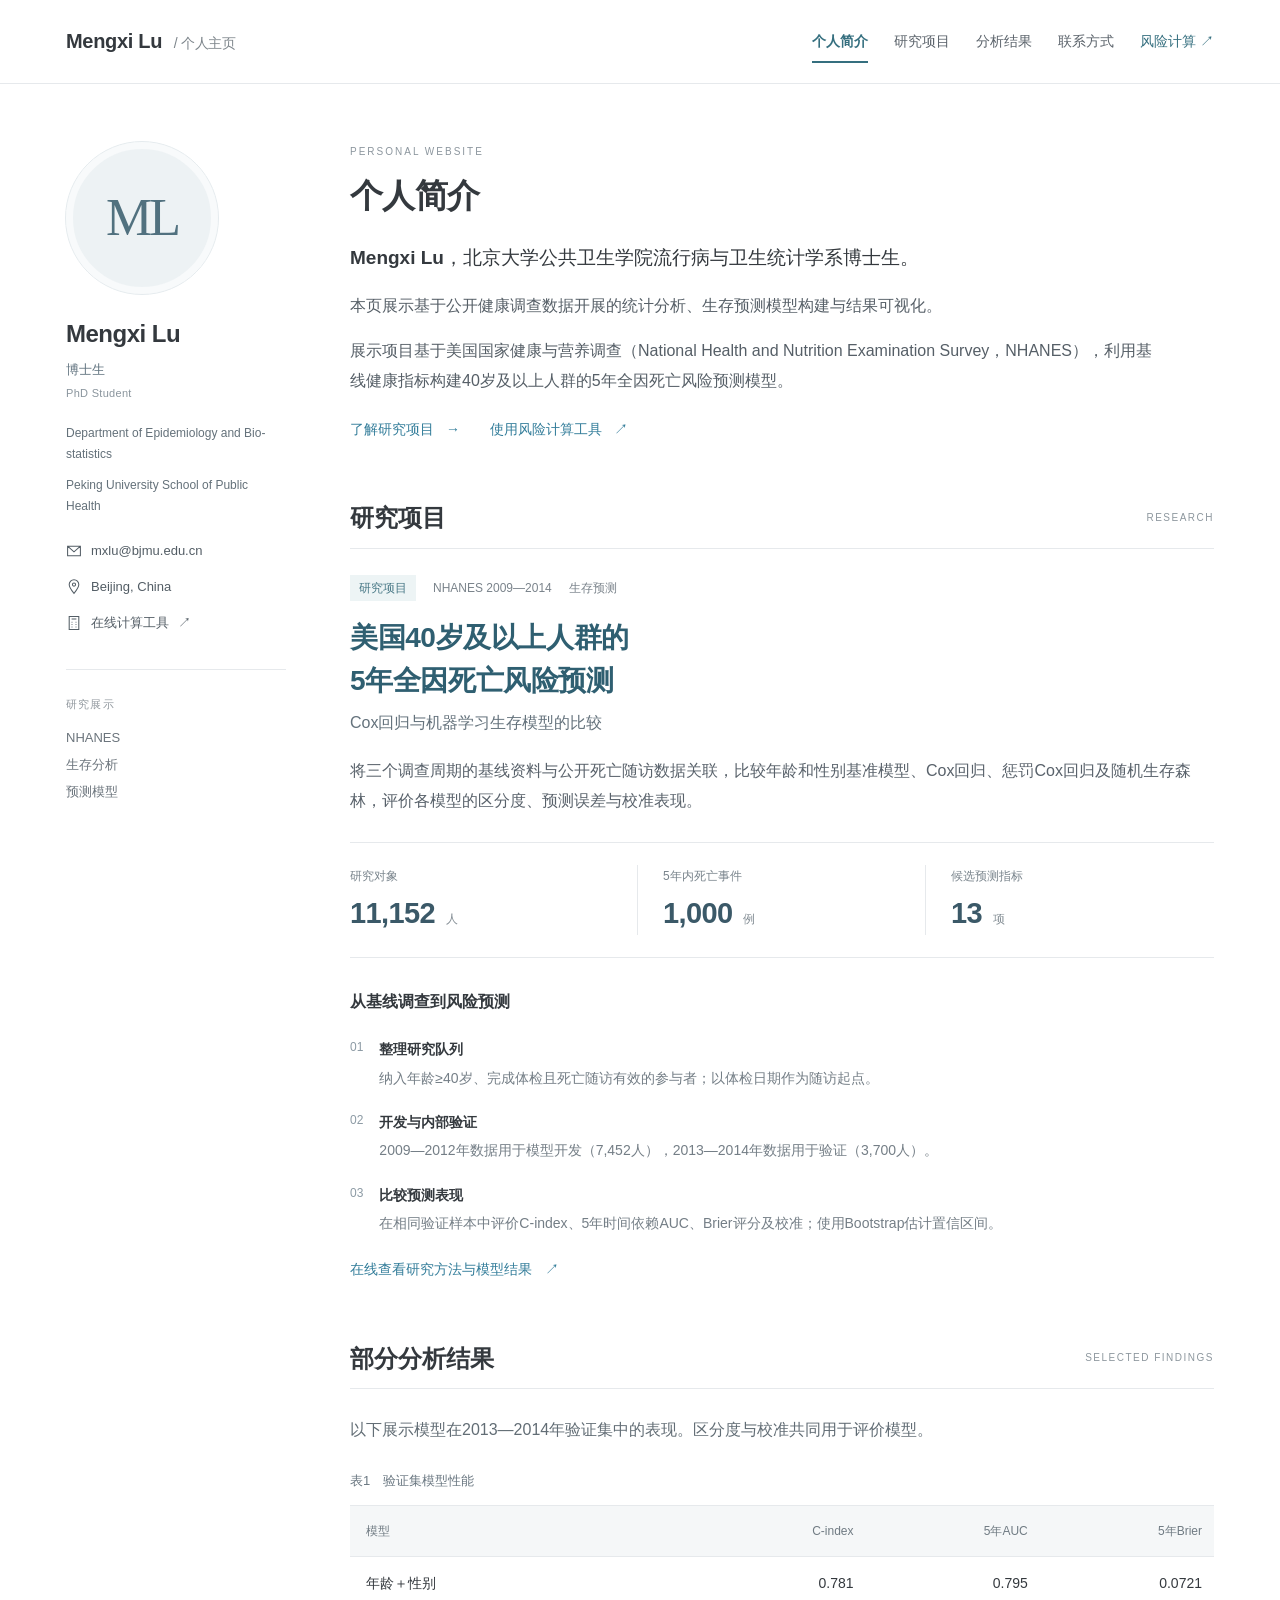
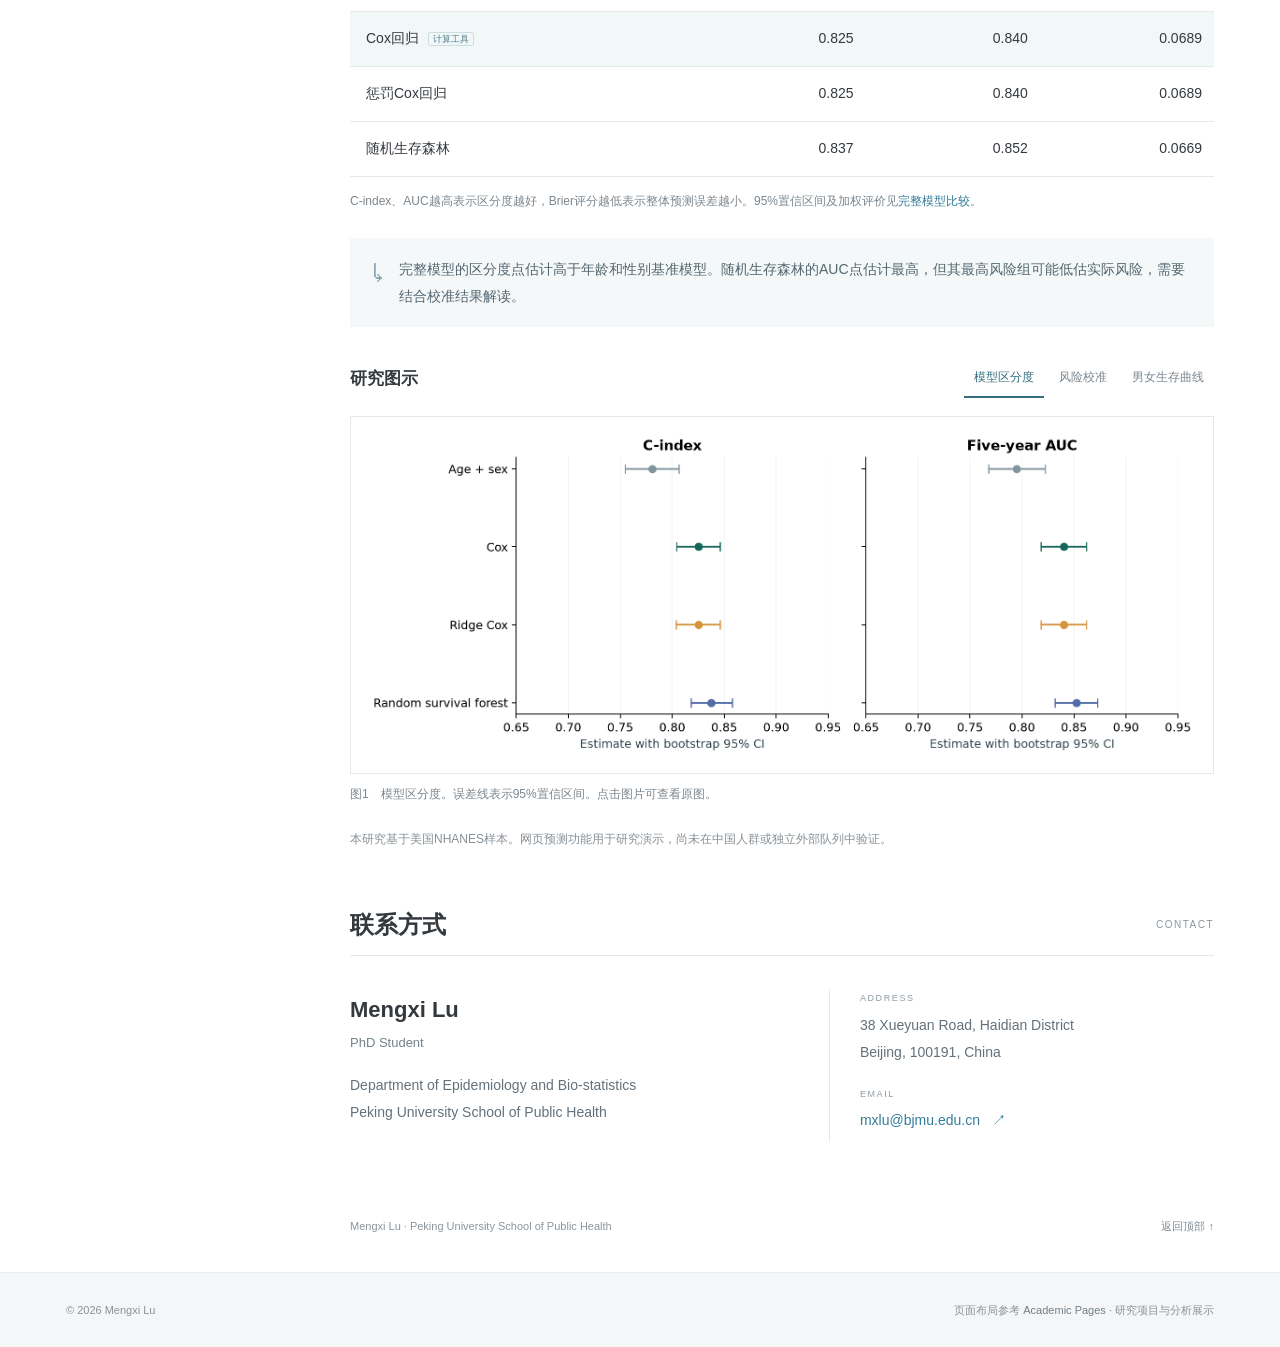
<file: index.html>
<!doctype html>
<html lang="zh-CN">
<head>
  <meta charset="utf-8"><meta name="viewport" content="width=device-width, initial-scale=1">
  <title>Mengxi Lu | 个人主页</title>
  <meta name="description" content="Mengxi Lu，北京大学公共卫生学院博士生。个人信息、联系方式与NHANES全因死亡风险预测研究展示。">
  <link rel="stylesheet" href="profile.css"><script src="profile.js" defer></script>
</head>
<body>
<a class="skip-link" href="#main">跳至主要内容</a>
<header class="masthead"><div class="masthead-inner"><a class="site-name" href="index.html" aria-label="Mengxi Lu个人主页">Mengxi Lu<span> / 个人主页</span></a><nav aria-label="主导航"><a href="#about" class="current" aria-current="location">个人简介</a><a href="#research">研究项目</a><a href="#findings">分析结果</a><a href="#contact">联系方式</a><a class="tool-nav" href="calculator.html">风险计算 <span aria-hidden="true">↗</span></a></nav></div></header>
<div class="page-layout">
  <aside class="author" aria-label="个人信息"><div class="monogram" aria-label="Mengxi Lu姓名首字母">ML</div><h2>Mengxi Lu</h2><p class="author-note">博士生 <span>PhD Student</span></p><div class="author-affiliation" lang="en"><p>Department of Epidemiology and Bio-statistics</p><p>Peking University School of Public Health</p></div><div class="author-links"><a href="mailto:mxlu@bjmu.edu.cn"><svg viewBox="0 0 20 20" aria-hidden="true"><path d="M2 4h16v12H2Zm0 0 8 7 8-7"/></svg>mxlu@bjmu.edu.cn</a><a href="#contact"><svg viewBox="0 0 20 20" aria-hidden="true"><path d="M10 18s6-7 6-11A6 6 0 0 0 4 7c0 4 6 11 6 11Z"/><circle cx="10" cy="7" r="2"/></svg>Beijing, China</a><a href="calculator.html"><svg viewBox="0 0 20 20" aria-hidden="true"><path d="M4 2h12v16H4ZM7 5h6M7 9h1m4 0h1M7 12h1m4 0h1M7 15h1m4 0h1"/></svg>在线计算工具 <span aria-hidden="true">↗</span></a></div><div class="sidebar-topics"><span>研究展示</span><p>NHANES<br>生存分析<br>预测模型</p></div></aside>
  <main id="main">
    <section id="about" class="about-section"><div class="section-label">PERSONAL WEBSITE</div><h1>个人简介</h1><p class="intro"><strong>Mengxi Lu</strong>，北京大学公共卫生学院流行病与卫生统计学系博士生。</p><p>本页展示基于公开健康调查数据开展的统计分析、生存预测模型构建与结果可视化。</p><p>展示项目基于美国国家健康与营养调查（National Health and Nutrition Examination Survey，NHANES），利用基线健康指标构建40岁及以上人群的5年全因死亡风险预测模型。</p><div class="intro-links"><a href="#research">了解研究项目 <span aria-hidden="true">→</span></a><a href="calculator.html">使用风险计算工具 <span aria-hidden="true">↗</span></a></div></section>
    <section id="research" class="content-section"><div class="section-heading"><h2>研究项目</h2><span>RESEARCH</span></div><article class="project"><div class="project-meta"><span class="project-type">研究项目</span><span>NHANES 2009—2014</span><span>生存预测</span></div><h3>美国40岁及以上人群的<br class="desktop-break">5年全因死亡风险预测</h3><p class="project-subtitle">Cox回归与机器学习生存模型的比较</p><p>将三个调查周期的基线资料与公开死亡随访数据关联，比较年龄和性别基准模型、Cox回归、惩罚Cox回归及随机生存森林，评价各模型的区分度、预测误差与校准表现。</p><dl class="study-numbers"><div><dt>研究对象</dt><dd>11,152 <small>人</small></dd></div><div><dt>5年内死亡事件</dt><dd>1,000 <small>例</small></dd></div><div><dt>候选预测指标</dt><dd>13 <small>项</small></dd></div></dl><div class="study-design"><h4>从基线调查到风险预测</h4><ol><li><span>01</span><div><strong>整理研究队列</strong><p>纳入年龄≥40岁、完成体检且死亡随访有效的参与者；以体检日期作为随访起点。</p></div></li><li><span>02</span><div><strong>开发与内部验证</strong><p>2009—2012年数据用于模型开发（7,452人），2013—2014年数据用于验证（3,700人）。</p></div></li><li><span>03</span><div><strong>比较预测表现</strong><p>在相同验证样本中评价C-index、5年时间依赖AUC、Brier评分及校准；使用Bootstrap估计置信区间。</p></div></li></ol></div><a class="text-link" href="calculator.html#methods">在线查看研究方法与模型结果 <span aria-hidden="true">↗</span></a></article></section>
    <section id="findings" class="content-section"><div class="section-heading"><h2>部分分析结果</h2><span>SELECTED FINDINGS</span></div><p>以下展示模型在2013—2014年验证集中的表现。区分度与校准共同用于评价模型。</p><div class="table-wrap"><table><caption>表1　验证集模型性能</caption><thead><tr><th scope="col">模型</th><th scope="col">C-index</th><th scope="col">5年AUC</th><th scope="col">5年Brier</th></tr></thead><tbody id="profile-metrics"><tr><th scope="row">年龄＋性别</th><td>0.781</td><td>0.795</td><td>0.0721</td></tr><tr><th scope="row">Cox回归<span class="model-tag">计算工具</span></th><td>0.825</td><td>0.840</td><td>0.0689</td></tr><tr><th scope="row">惩罚Cox回归</th><td>0.825</td><td>0.840</td><td>0.0689</td></tr><tr><th scope="row">随机生存森林</th><td>0.837</td><td>0.852</td><td>0.0669</td></tr></tbody></table></div><p class="figure-note">C-index、AUC越高表示区分度越好，Brier评分越低表示整体预测误差越小。95%置信区间及加权评价见<a href="calculator.html#results">完整模型比较</a>。</p><div class="finding-text"><span aria-hidden="true">↳</span><p>完整模型的区分度点估计高于年龄和性别基准模型。随机生存森林的AUC点估计最高，但其最高风险组可能低估实际风险，需要结合校准结果解读。</p></div><div class="figure-header"><h3>研究图示</h3><div class="figure-tabs" role="group" aria-label="选择研究结果图"><button type="button" data-figure="performance" aria-pressed="true">模型区分度</button><button type="button" data-figure="calibration" aria-pressed="false">风险校准</button><button type="button" data-figure="sex" aria-pressed="false">男女生存曲线</button></div></div><figure><a id="figure-link" href="assets/model_performance.png" target="_blank" rel="noopener" aria-label="打开研究图示原图"><img id="result-figure" src="assets/model_performance.png" alt="验证集各模型C-index和5年AUC及其95%置信区间" width="1400" height="650" loading="lazy"></a><figcaption id="figure-caption">图1　模型区分度。误差线表示95%置信区间。点击图片可查看原图。</figcaption></figure><p class="scope-note">本研究基于美国NHANES样本。网页预测功能用于研究演示，尚未在中国人群或独立外部队列中验证。</p></section>
    <section id="contact" class="content-section contact-section"><div class="section-heading"><h2>联系方式</h2><span>CONTACT</span></div><div class="contact-grid"><div class="contact-affiliation" lang="en"><h3>Mengxi Lu</h3><p class="contact-role">PhD Student</p><p>Department of Epidemiology and Bio-statistics<br>Peking University School of Public Health</p></div><div class="contact-details"><div><span class="contact-label">ADDRESS</span><address lang="en">38 Xueyuan Road, Haidian District<br>Beijing, 100191, China</address></div><div><span class="contact-label">EMAIL</span><a href="mailto:mxlu@bjmu.edu.cn">mxlu@bjmu.edu.cn <span aria-hidden="true">↗</span></a></div></div></div></section>
    <div class="page-end"><span>Mengxi Lu · Peking University School of Public Health</span><a href="#about">返回顶部 ↑</a></div>
  </main>
</div>
<footer class="site-footer"><div><p>© 2026 Mengxi Lu</p><p>页面布局参考 <a href="https://github.com/academicpages/academicpages.github.io" target="_blank" rel="noopener">Academic Pages</a> · 研究项目与分析展示</p></div></footer>
</body></html>
</file>
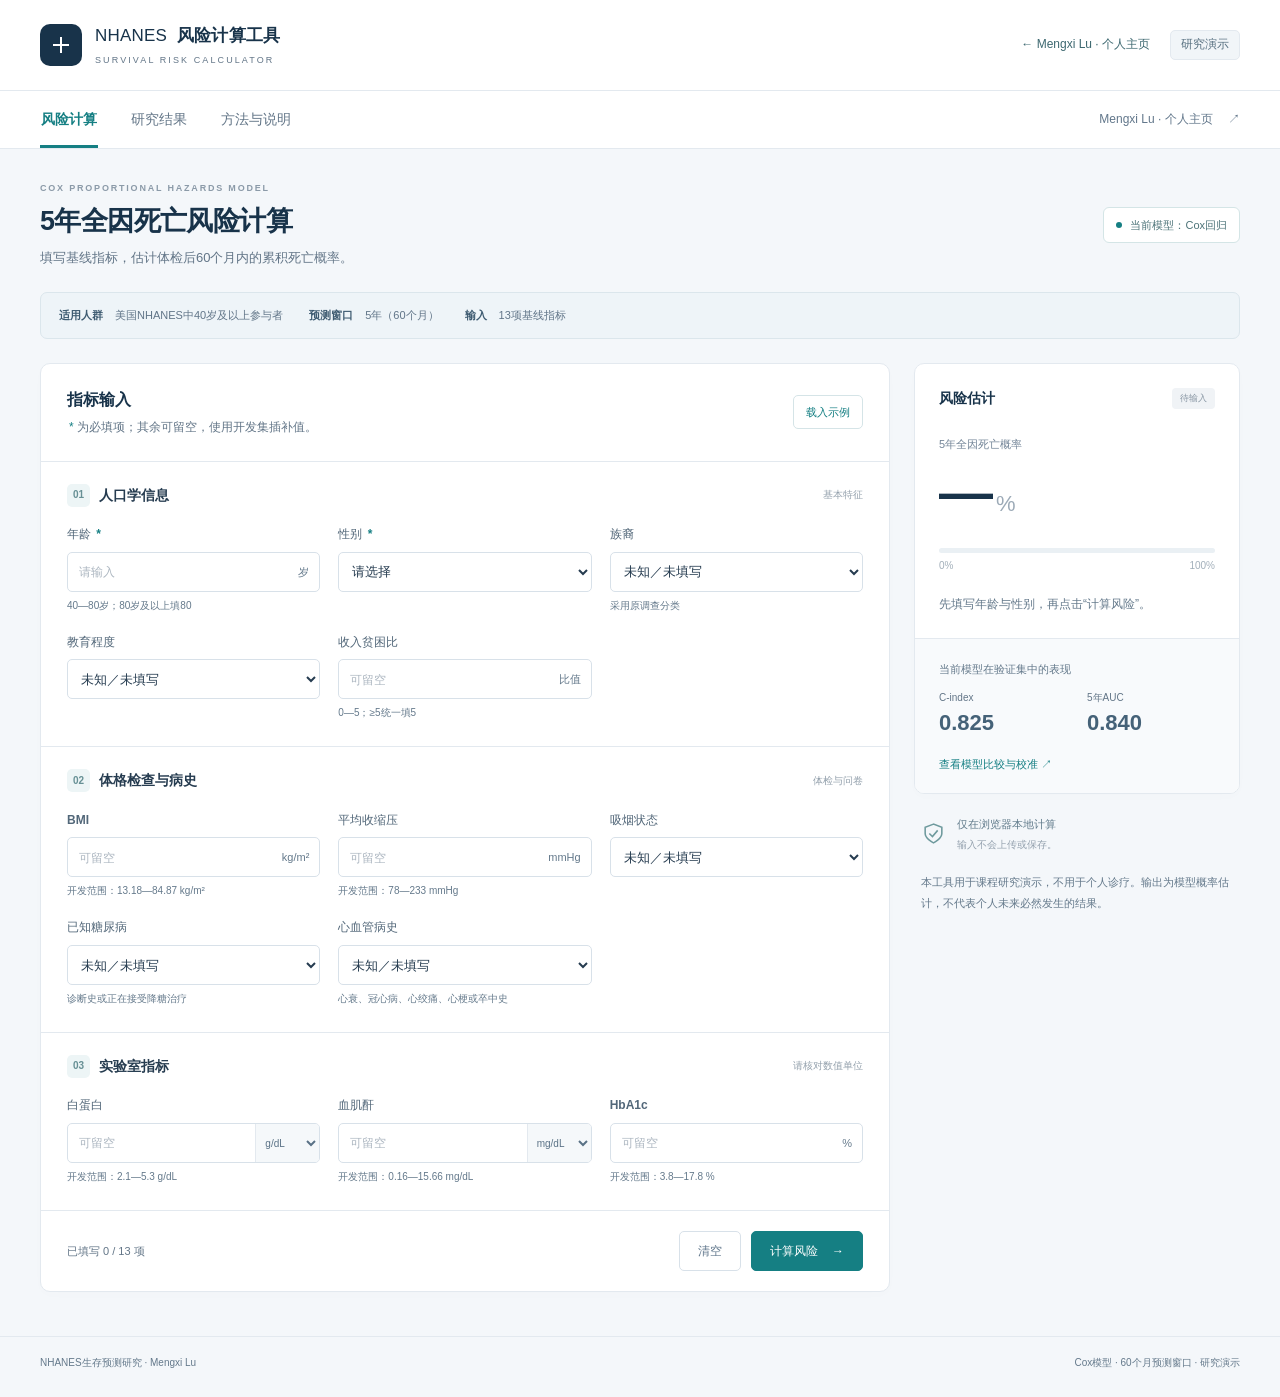
<file: calculator.html>
<!doctype html>
<html lang="zh-CN">
<head>
  <meta charset="utf-8"><meta name="viewport" content="width=device-width, initial-scale=1">
  <title>5年全因死亡风险计算器 · NHANES</title>
  <meta name="description" content="基于NHANES研究的5年全因死亡风险计算工具，提供Cox模型计算、单位切换、缺失项说明及模型验证结果。">
  <link rel="stylesheet" href="style.css">
  <script src="predict.js" defer></script><script src="calculator.js" defer></script><script src="app.js" defer></script>
</head>
<body>
<a class="skip-link" href="#main">跳至主要内容</a>
<header class="header"><div class="header-inner">
  <a class="brand" href="#calculator" aria-label="NHANES风险计算工具首页"><span class="brand-icon" aria-hidden="true"><svg viewBox="0 0 24 24"><path d="M12 4v16M4 12h16"/></svg></span><span>NHANES <b>风险计算工具</b><small>SURVIVAL RISK CALCULATOR</small></span></a>
  <div class="header-meta"><a href="index.html" class="home-link">← Mengxi Lu · 个人主页</a><span class="research-tag">研究演示</span></div>
</div></header>
<div class="nav-wrap"><nav class="tabs" role="tablist" aria-label="工具导航">
  <button id="tab-calculator" type="button" role="tab" aria-selected="true" aria-controls="panel-calculator" data-panel="calculator">风险计算</button>
  <button id="tab-results" type="button" role="tab" aria-selected="false" aria-controls="panel-results" tabindex="-1" data-panel="results">研究结果</button>
  <button id="tab-methods" type="button" role="tab" aria-selected="false" aria-controls="panel-methods" tabindex="-1" data-panel="methods">方法与说明</button>
  <a class="report-link" href="index.html">Mengxi Lu · 个人主页 <span aria-hidden="true">↗</span></a>
</nav></div>
<main id="main">
<section id="panel-calculator" class="tab-panel" role="tabpanel" aria-labelledby="tab-calculator">
  <div class="page-heading"><div><div class="eyebrow">COX PROPORTIONAL HAZARDS MODEL</div><h1>5年全因死亡风险计算</h1><p>填写基线指标，估计体检后60个月内的累积死亡概率。</p></div><div class="model-chip"><span class="dot"></span> 当前模型：Cox回归</div></div>
  <div class="scope-strip"><span><strong>适用人群</strong> 美国NHANES中40岁及以上参与者</span><span><strong>预测窗口</strong> 5年（60个月）</span><span><strong>输入</strong> 13项基线指标</span></div>
  <div class="workspace">
    <div class="input-card card">
      <div class="card-heading"><div><h2>指标输入</h2><p><span class="required-mark">*</span> 为必填项；其余可留空，使用开发集插补值。</p></div><button type="button" class="quiet-button" id="load-example" disabled>载入示例</button></div>
      <form id="risk-form" novalidate>
        <div id="error-summary" class="error-summary" role="alert" hidden></div>
        <div id="form-groups"><p class="loading-message">正在加载模型与输入字段…</p></div>
        <div class="form-footer"><p id="entry-count">已填写 0 / 13 项</p><div><button type="button" id="clear-inputs" class="secondary-button">清空</button><button type="submit" id="calculate" class="primary-button" disabled>计算风险 <span aria-hidden="true">→</span></button></div></div>
      </form>
    </div>
    <aside class="result-column" aria-label="计算结果与模型信息">
      <section class="result-card card" aria-labelledby="result-heading">
        <div class="result-heading"><h2 id="result-heading">风险估计</h2><span id="result-status" class="status">待输入</span></div>
        <div class="result-body" aria-live="polite" aria-atomic="true">
          <p class="result-label">5年全因死亡概率</p><div id="risk-value" class="risk-value">—<span>%</span></div>
          <div class="probability-scale" aria-hidden="true"><div id="risk-fill"></div></div><div class="scale-labels"><span>0%</span><span>100%</span></div>
          <p id="risk-message" class="result-message">先填写年龄与性别，再点击“计算风险”。</p>
          <div id="result-detail" hidden><div class="survival-line"><span>对应5年生存概率</span><strong id="survival-value"></strong></div><p id="input-summary" class="input-summary"></p><details id="imputation-details"><summary id="imputation-title"></summary><ul id="imputation-list"></ul></details></div>
        </div>
        <div class="result-model"><span class="mini-label">当前模型在验证集中的表现</span><div><span>C-index<strong id="cox-cindex">—</strong></span><span>5年AUC<strong id="cox-auc">—</strong></span></div><button type="button" data-open-panel="results" class="inline-link">查看模型比较与校准 <span aria-hidden="true">↗</span></button></div>
      </section>
      <div class="context-card"><svg viewBox="0 0 24 24" aria-hidden="true"><path d="M12 3 4 6v6c0 5 8 9 8 9s8-4 8-9V6l-8-3Z"/><path d="m8 12 3 3 5-6"/></svg><div><strong>仅在浏览器本地计算</strong><p>输入不会上传或保存。</p></div></div>
      <p class="use-note">本工具用于课程研究演示，不用于个人诊疗。输出为模型概率估计，不代表个人未来必然发生的结果。</p>
    </aside>
  </div>
</section>
<section id="panel-results" class="tab-panel" role="tabpanel" aria-labelledby="tab-results" hidden>
  <div class="page-heading"><div><div class="eyebrow">MODEL VALIDATION</div><h1>研究结果</h1><p>模型在2013—2014年独立留出样本中的内部验证表现。</p></div></div>
  <div class="study-stats"><div><span>纳入样本</span><strong>11,152<small>人</small></strong></div><div><span>5年内死亡事件</span><strong>1,000<small>例</small></strong></div><div><span>开发集 / 验证集</span><strong>7,452 <em>/</em> 3,700</strong></div><div><span>验证集死亡事件</span><strong>340<small>例</small></strong></div></div>
  <section class="card evidence-card"><div class="card-heading"><div><h2>模型性能比较</h2><p>各模型采用相同的预测窗口；括号内为95%置信区间。</p></div><span class="subtle-tag">500次Bootstrap</span></div><div class="table-scroll"><table><caption class="sr-only">四种模型在验证集中的性能</caption><thead><tr><th>模型</th><th>C-index ↑</th><th>5年AUC ↑</th><th>5年Brier ↓</th></tr></thead><tbody id="metrics-body"><tr><td colspan="4">正在加载结果…</td></tr></tbody></table></div><p class="table-note">区分度和校准需要共同评价。Bootstrap区间以已训练模型为条件；模型间点估计差异未作正式统计检验。</p></section>
  <section class="card figure-card"><div class="card-heading"><div><h2>结果图示</h2><p id="chart-description">验证集C-index和5年AUC及95%置信区间。</p></div><div class="chart-switch" role="group" aria-label="选择结果图"><button type="button" class="selected" data-chart="performance" aria-pressed="true">区分度</button><button type="button" data-chart="calibration" aria-pressed="false">校准</button><button type="button" data-chart="sex" aria-pressed="false">性别分组</button></div></div><a id="chart-link" href="assets/model_performance.png" target="_blank" rel="noopener" aria-label="打开完整结果图"><img id="research-chart" src="assets/model_performance.png" alt="各模型在验证集中的区分度及95%置信区间"></a><div class="figure-bottom"><p id="chart-note">C-index和AUC越高，区分能力越好。</p><span>点击图片查看原图 ↗</span></div></section>
</section>
<section id="panel-methods" class="tab-panel" role="tabpanel" aria-labelledby="tab-methods" hidden>
  <div class="page-heading"><div><div class="eyebrow">STUDY & MODEL INFORMATION</div><h1>方法与使用说明</h1><p>了解模型的来源、输入处理方式与适用范围。</p></div></div>
  <div class="methods-layout"><section class="card method-card"><h2>研究设计</h2><dl class="definition-list"><div><dt>数据来源</dt><dd>NHANES 2009—2014年三个调查周期，关联随访截至2019年底的公开死亡数据。</dd></div><div><dt>研究对象</dt><dd>年龄≥40岁、完成体检且死亡随访有效的参与者。</dd></div><div><dt>数据划分</dt><dd>2009—2012年用于开发；2013—2014年用于按调查周期划分的内部验证。</dd></div><div><dt>结局定义</dt><dd>体检后60个月内全因死亡。观察不足60个月且未死亡者按实际时间删失。</dd></div></dl><details class="method-disclosure"><summary>查看人群筛选流程</summary><a href="assets/cohort_flow.png" target="_blank" rel="noopener"><img src="assets/cohort_flow.png" alt="从30468名调查参与者筛选至11152名研究对象的纳入流程" loading="lazy"></a></details></section>
  <section class="card method-card"><h2>输入与计算</h2><dl class="definition-list"><div><dt>必填信息</dt><dd>年龄与性别。年龄80岁及以上统一填写80；收入贫困比≥5统一填写5。</dd></div><div><dt>缺失指标</dt><dd>连续变量使用开发集中位数，分类变量使用开发集众数插补。结果中会列出采用插补的项目。</dd></div><div><dt>化验单位</dt><dd>白蛋白支持g/dL与g/L，肌酐支持mg/dL与μmol/L。切换单位时，已填数值会同步换算。</dd></div><div><dt>范围检查</dt><dd>数值需位于模型开发数据的观测范围。每项下方显示当前单位对应的范围。</dd></div><div><dt>计算模型</dt><dd>采用常规Cox模型及其60个月基线生存率，前处理参数与Python实现一致。</dd></div></dl></section>
  <section class="card method-card full-width"><h2>评价与解读</h2><div class="method-columns"><div><h3>区分度</h3><p>C-index和时间依赖AUC用于描述模型区分较高与较低风险参与者的能力。</p></div><div><h3>预测误差与校准</h3><p>Brier评分越低，整体误差越小。校准图比较预测概率与观察风险；随机生存森林最高风险组存在风险低估的可能。</p></div><div><h3>适用范围</h3><p>模型基于美国NHANES样本，尚未在中国人群或独立外部队列验证。研究设计与输入处理方式见本页说明。</p></div></div><div class="resource-row"><button type="button" class="primary-button" data-open-panel="results">查看模型结果 ↗</button><a href="https://wwwn.cdc.gov/nchs/nhanes/" target="_blank" rel="noopener">NHANES官方数据 ↗</a><a href="https://www.cdc.gov/nchs/linked-data/mortality-files/" target="_blank" rel="noopener">死亡随访说明 ↗</a></div></section></div>
</section>
</main>
<footer><span>NHANES生存预测研究 · Mengxi Lu</span><span>Cox模型 · 60个月预测窗口 · 研究演示</span></footer>
</body></html>
</file>
<file: profile.css>
:root{--ink:#34393e;--muted:#68727b;--rule:#e6e9ec;--link:#337d9a;--accent:#356f7f;--wash:#f5f7f8}*{box-sizing:border-box}html{scroll-behavior:smooth;scroll-padding-top:100px}body{margin:0;background:#fff;color:var(--ink);font-family:-apple-system,BlinkMacSystemFont,"Segoe UI","PingFang SC","Hiragino Sans GB","Microsoft YaHei",sans-serif;font-size:16px;line-height:1.85}a{color:var(--link);text-decoration:none}a:hover{text-decoration:underline;text-underline-offset:4px}a,button{-webkit-tap-highlight-color:transparent}:focus-visible{outline:3px solid #73adbf;outline-offset:4px}.skip-link{position:fixed;left:16px;top:-80px;z-index:10;background:#fff;padding:10px 18px;border:1px solid var(--link)}.skip-link:focus{top:10px}.masthead{border-bottom:1px solid var(--rule);background:#fff;position:sticky;top:0;z-index:5}.masthead-inner{max-width:1220px;margin:auto;min-height:83px;padding:16px 36px;display:flex;align-items:center;justify-content:space-between;gap:24px}.site-name{font-size:20px;font-weight:700;color:var(--ink);white-space:nowrap;letter-spacing:-.3px}.site-name span{font-size:14px;color:#7d858b;font-weight:400;margin-left:8px}.masthead nav{display:flex;gap:26px;align-items:center;font-size:14px}.masthead nav a{color:#5a626a;white-space:nowrap;padding:9px 0;position:relative}.masthead nav a.current{color:var(--accent);font-weight:600}.masthead nav a.current:after{position:absolute;content:"";height:2px;background:var(--accent);bottom:0;left:0;right:0}.masthead nav .tool-nav{color:var(--accent)}.page-layout{max-width:1220px;margin:auto;display:grid;grid-template-columns:220px minmax(0,1fr);gap:64px;padding:58px 36px 0}.author{align-self:start;position:sticky;top:125px}.monogram{width:152px;height:152px;border-radius:50%;background:#edf2f4;color:#51717f;display:grid;place-items:center;font-family:Georgia,serif;font-size:52px;letter-spacing:-3px;border:7px solid #f8fafb;outline:1px solid #e5ebee;margin-bottom:24px}.author h2{margin:0 0 9px;font-size:24px;line-height:1.3;letter-spacing:-.5px}.author-note{margin:0;color:#6e757c;font-size:14px;line-height:1.8}.author-links{display:grid;gap:12px;margin-top:24px;font-size:13px}.author-links a{display:flex;align-items:center;gap:9px;color:#535d65}.author-links a:hover{color:var(--link)}.author-links svg{width:16px;height:16px;fill:none;stroke:currentColor;stroke-width:1.3;flex-shrink:0}.sidebar-topics{margin-top:33px;border-top:1px solid var(--rule);padding-top:22px;font-size:13px;color:#6b747c}.sidebar-topics>span{font-size:11px;letter-spacing:1.2px;color:#92999f}.sidebar-topics p{line-height:2.1;margin:8px 0}main{min-width:0}.section-label{font-size:10px;color:#8c969e;letter-spacing:2px;margin:1px 0 13px}h1{font-size:33px;letter-spacing:-.6px;line-height:1.3;margin:0 0 24px}p{margin:0 0 16px}.intro{font-size:19px;line-height:1.75;margin-bottom:16px}.intro strong{font-weight:600}.about-section>p:not(.intro){color:#565f67;max-width:810px}.intro-links{display:flex;gap:30px;font-size:14px;margin-top:22px}.intro-links span{margin-left:8px}.content-section{margin-top:58px;scroll-margin-top:8px}.section-heading{display:flex;align-items:center;justify-content:space-between;gap:15px;border-bottom:1px solid var(--rule);padding-bottom:13px;margin-bottom:26px}.section-heading h2{font-size:24px;line-height:1.4;margin:0;font-weight:650}.section-heading>span{font-size:10px;color:#8d979e;letter-spacing:1.5px}.project-meta{display:flex;gap:17px;font-size:12px;color:#7a838b;align-items:center;margin-bottom:15px;flex-wrap:wrap}.project-type{background:#edf4f5;color:#477785;padding:2px 9px}.project h3{font-size:28px;line-height:1.55;letter-spacing:-.4px;margin:0 0 5px;color:#2f5f71;font-weight:650}.project-subtitle{font-size:16px;color:#64727c;margin-bottom:19px}.project>p:not(.project-subtitle){color:#59626b}.study-numbers{display:grid;grid-template-columns:repeat(3,1fr);border-top:1px solid var(--rule);border-bottom:1px solid var(--rule);margin:26px 0 29px;padding:22px 0}.study-numbers>div{padding:0 25px;border-right:1px solid var(--rule)}.study-numbers>div:first-child{padding-left:0}.study-numbers>div:last-child{border:0}.study-numbers dt{font-size:12px;color:#79848c;margin-bottom:5px}.study-numbers dd{margin:0;font-size:29px;line-height:1.5;letter-spacing:-.6px;font-weight:600;color:#3b5968;font-variant-numeric:tabular-nums}.study-numbers small{font-size:12px;letter-spacing:0;font-weight:400;color:#838d94;margin-left:3px}.study-design h4{font-size:16px;margin:0 0 17px;font-weight:600}.study-design ol{list-style:none;margin:0 0 16px;padding:0;display:grid;gap:16px}.study-design li{display:flex;gap:16px}.study-design li>span{font-size:12px;color:#8c9aa4;font-variant-numeric:tabular-nums;line-height:26px}.study-design strong{font-size:14px;font-weight:600}.study-design p{font-size:14px;color:#747e86;line-height:1.8;margin:2px 0 0}.text-link{font-size:14px;display:inline-block;margin-top:5px}.text-link span{margin-left:9px}#findings>p{color:#626d75}.table-wrap{overflow-x:auto;margin-top:24px}table{width:100%;border-collapse:collapse;font-size:14px;text-align:right;font-variant-numeric:tabular-nums}caption{text-align:left;font-size:13px;color:#6b7882;margin-bottom:12px}th,td{padding:14px 12px;border-bottom:1px solid var(--rule);white-space:nowrap}thead th{color:#707b83;font-size:12px;font-weight:500;background:var(--wash);border-top:1px solid var(--rule)}th:first-child{text-align:left;padding-left:16px}tbody th{font-weight:500}tbody tr:nth-child(2){background:#f2f7f8}.model-tag{font-size:9px;border:1px solid #cbdfe2;color:#4c7c89;border-radius:2px;padding:1px 4px;margin-left:9px;vertical-align:middle}.figure-note{font-size:12px;line-height:1.85;margin-top:13px;color:#7c878f!important}.finding-text{display:flex;gap:15px;margin:26px 0 31px;background:#f5f8f9;padding:18px 21px}.finding-text>span{color:#7b9ba6;font-size:25px;line-height:1.6}.finding-text p{margin:0;font-size:14px;color:#536670;line-height:1.9}.figure-header{display:flex;align-items:center;justify-content:space-between;gap:15px;flex-wrap:wrap}.figure-header h3{font-size:17px;font-weight:600;margin:0}.figure-tabs{display:flex;gap:5px;flex-wrap:wrap}.figure-tabs button{background:transparent;border:0;border-bottom:2px solid transparent;padding:8px 10px;font:inherit;font-size:12px;color:#7c878f;cursor:pointer}.figure-tabs button[aria-pressed=true]{border-bottom-color:var(--accent);color:var(--accent)}.figure-tabs button:hover{background:#f5f8f9}figure{margin:18px 0 20px}figure a{display:block;border:1px solid var(--rule);padding:14px}figure img{width:100%;height:auto;display:block}figcaption{font-size:12px;color:#7c868e;line-height:1.8;margin-top:10px}.scope-note{font-size:12px;color:#879097!important;margin-top:22px}.resource-item{display:flex;align-items:center;gap:18px;padding:23px 0;border-bottom:1px solid var(--rule)}.resource-item:first-of-type{padding-top:0}.resource-format{font-size:10px;font-weight:600;letter-spacing:1px;color:#6c8794;width:42px;flex-shrink:0}.resource-item h3{font-size:16px;margin:0 0 3px;font-weight:500}.resource-item p{font-size:13px;color:#7e8890;margin:0}.resource-item>div{flex:1}.download-link{font-size:12px;white-space:nowrap}.page-end{display:flex;justify-content:space-between;gap:20px;margin:52px 0 36px;font-size:11px;color:#8c959c}.page-end a{color:#7f8d96}.site-footer{background:#f5f6f7;border-top:1px solid #e9edef;color:#8a9298;font-size:11px}.site-footer>div{max-width:1220px;margin:auto;padding:27px 36px;display:flex;justify-content:space-between;gap:25px}.site-footer p{margin:0}.site-footer a{color:#717f89}@media(min-width:1400px){.page-layout{padding-top:66px}}@media(max-width:1050px){.masthead-inner{padding:14px 26px}.masthead nav{gap:17px;font-size:13px}.site-name span{display:none}.page-layout{grid-template-columns:180px minmax(0,1fr);gap:38px;padding:42px 26px 0}.monogram{width:130px;height:130px}.study-numbers>div{padding:0 15px}.study-numbers dd{font-size:25px}.model-tag{display:none}}@media(max-width:760px){html{scroll-padding-top:135px}.masthead-inner{display:block;padding:15px 20px 0}.site-name{font-size:19px}.site-name span{display:inline;font-size:12px}.masthead nav{gap:23px;overflow-x:auto;margin-top:8px;font-size:12px;padding-bottom:8px}.masthead nav a{padding:5px 0}.page-layout{display:block;padding:30px 22px 0}.author{position:static;display:grid;grid-template-columns:73px 1fr;column-gap:19px;align-items:center;margin-bottom:35px;border-bottom:1px solid var(--rule);padding-bottom:25px}.monogram{width:73px;height:73px;font-size:29px;border-width:4px;letter-spacing:-1px;grid-row:1/3;margin:0}.author h2{font-size:21px;margin:0 0 4px;align-self:end}.author-note{font-size:12px;line-height:1.6;align-self:start}.author-note br{display:initial}.author-links,.sidebar-topics{display:none}.section-label{font-size:9px}h1{font-size:29px;margin-bottom:20px}.intro{font-size:17px}body{font-size:15px;line-height:1.9}.intro-links{font-size:13px;gap:22px;margin-top:20px}.content-section{margin-top:40px}.section-heading{margin-bottom:21px;padding-bottom:12px}.section-heading h2{font-size:22px}.section-heading>span{font-size:8px;letter-spacing:1px}.project-meta{font-size:10px;gap:12px}.project h3{font-size:23px;line-height:1.6}.desktop-break{display:none}.project-subtitle{font-size:14px}.study-numbers{margin:22px 0;padding:17px 0}.study-numbers>div{padding:0 13px}.study-numbers dt{font-size:10px}.study-numbers dd{font-size:22px}.study-numbers small{font-size:10px;margin:0}.study-design li{gap:12px}.study-design p{font-size:13px}.study-design strong{font-size:13px}.text-link{font-size:13px}table{font-size:12px}th,td{padding:12px 10px}th:first-child{padding-left:10px}thead th{font-size:10px}.finding-text{padding:15px;gap:10px}.finding-text p{font-size:13px}.figure-header{display:block}.figure-tabs{margin-top:9px}.figure-tabs button{font-size:11px;padding:7px 10px}.figure-note,figcaption,.scope-note{font-size:11px}figure a{padding:5px}.resource-item{gap:12px;padding:20px 0}.resource-format{width:30px;font-size:9px}.resource-item h3{font-size:14px}.resource-item p{font-size:12px}.download-link{font-size:11px}.page-end{font-size:10px;margin:35px 0 25px;gap:10px}.site-footer>div{display:block;padding:23px 22px;font-size:10px}.site-footer p+p{margin-top:5px}}@media(prefers-reduced-motion:reduce){html{scroll-behavior:auto}}

/* Academic affiliation and contact details. */
.author-note{font-size:13px;color:#61737f}.author-note span{display:block;font-size:11px;color:#8a959d;margin-top:2px;letter-spacing:.3px}.author-affiliation{margin-top:20px;font-size:12px;line-height:1.75;color:#64717a}.author-affiliation p{margin:0 0 10px}.author-links{margin-top:22px}.contact-grid{display:grid;grid-template-columns:1.15fr 1fr;gap:36px;padding:8px 0 22px}.contact-affiliation h3{margin:0;font-size:22px;font-weight:600}.contact-role{font-size:13px;color:#72838d;margin:1px 0 17px}.contact-affiliation>p:last-child{font-size:14px;line-height:1.9;color:#64717a}.contact-details{border-left:1px solid var(--rule);padding-left:30px;display:grid;gap:20px;font-size:14px;align-content:start}.contact-label{display:block;font-size:9px;letter-spacing:1.6px;color:#8d99a1;margin-bottom:6px}.contact-details address{font-style:normal;color:#64717a;line-height:1.9}.contact-details a{font-size:14px}.contact-details a span{margin-left:8px}.page-end{align-items:flex-end}.page-end>span{max-width:80%}
@media(max-width:1050px) and (min-width:761px){.author-affiliation{font-size:11px}.author-links{font-size:12px}.contact-grid{gap:25px}.contact-details{padding-left:25px}}
@media(max-width:760px){.author{grid-template-columns:73px minmax(0,1fr);row-gap:0}.monogram{grid-row:1/4;align-self:start}.author h2{align-self:auto}.author-note{font-size:12px}.author-note span{display:inline;font-size:10px;margin-left:8px}.author-affiliation{grid-column:2;margin:9px 0 0;font-size:11px;line-height:1.7}.author-affiliation p{margin:0 0 5px}.author-affiliation p:last-child{margin-bottom:0}.author-affiliation br{display:none}.author-affiliation br:after{content:" "}.contact-grid{grid-template-columns:1fr;gap:22px;padding-top:0}.contact-affiliation h3{font-size:20px}.contact-role{margin-bottom:11px}.contact-affiliation>p:last-child{font-size:13px;margin:0}.contact-details{border-left:0;border-top:1px solid var(--rule);padding:22px 0 0;gap:18px;font-size:13px}.contact-details a{font-size:13px}.contact-details address{font-size:13px}.page-end{font-size:9px;gap:9px}.page-end>span{max-width:76%}}
</file>
<file: style.css>
:root{--navy:#18334a;--ink:#263c50;--muted:#738294;--teal:#157f83;--teal-dark:#0e666b;--line:#e3e9ef;--bg:#f4f7fa;--soft:#edf6f6;--danger:#b74848;--font:-apple-system,BlinkMacSystemFont,"PingFang SC","Microsoft YaHei",sans-serif}
*{box-sizing:border-box}body{margin:0;color:var(--ink);background:var(--bg);font-family:var(--font);font-size:14px;line-height:1.65}button,input,select{font:inherit}button{cursor:pointer}a{color:var(--teal);text-decoration:none}a:hover{text-decoration:underline}button:focus-visible,a:focus-visible,input:focus-visible,select:focus-visible,summary:focus-visible{outline:3px solid #68b8c0;outline-offset:3px}[hidden]{display:none!important}.header{background:#fff;border-bottom:1px solid var(--line)}.header-inner{max-width:1280px;margin:auto;padding:22px 40px;display:flex;justify-content:space-between;align-items:center}.brand{display:flex;gap:13px;align-items:center;color:var(--navy);font-size:17px;letter-spacing:.2px}.brand:hover{text-decoration:none}.brand b{font-weight:600;margin-left:5px}.brand small{display:block;font-size:9px;font-weight:500;letter-spacing:2.1px;color:var(--muted);margin-top:3px}.brand-icon{display:flex;width:42px;height:42px;background:var(--navy);border-radius:10px;align-items:center;justify-content:center}.brand-icon svg{width:24px;height:24px;stroke:#fff;stroke-width:2;fill:none}.header-meta{display:flex;gap:20px;align-items:center;font-size:12px;color:var(--muted)}.research-tag{padding:4px 10px;color:#577080;background:#f1f5f8;border:1px solid var(--line);border-radius:5px}.nav-wrap{background:#fff;border-bottom:1px solid var(--line)}.tabs{max-width:1280px;margin:auto;display:flex;gap:32px;align-items:center;padding:0 40px}.tabs>button{background:none;border:0;border-bottom:3px solid transparent;padding:17px 1px 14px;color:var(--muted);font-weight:500}.tabs>button[aria-selected=true]{color:var(--teal);border-color:var(--teal);font-weight:650}.report-link{margin-left:auto;font-size:12px;color:#62778b}.report-link span{margin-left:12px}main{max-width:1280px;padding:32px 40px 44px;margin:auto;min-height:75vh}.page-heading{display:flex;justify-content:space-between;align-items:center;gap:20px;margin-bottom:24px}.eyebrow{font-size:9px;letter-spacing:1.8px;color:#8b9aa8;font-weight:650}h1{font-size:27px;letter-spacing:-.6px;color:var(--navy);font-weight:650;margin:6px 0 6px;line-height:1.45}.page-heading p{font-size:13px;color:var(--muted);margin:0}.model-chip{display:flex;align-items:center;gap:8px;padding:8px 12px;border:1px solid #d4e5e6;background:#fff;border-radius:6px;font-size:11px;color:#4c7378;white-space:nowrap}.dot{width:6px;height:6px;border-radius:50%;background:var(--teal);display:inline-block}.scope-strip{display:flex;gap:26px;align-items:center;margin-bottom:24px;padding:13px 18px;border:1px solid #dbe6ec;border-radius:7px;background:#eef4f8;font-size:11px;color:#617588}.scope-strip strong{font-weight:600;color:#3e5b71;margin-right:9px}.workspace{display:grid;grid-template-columns:minmax(0,1fr) 326px;gap:24px;align-items:start}.card{border:1px solid var(--line);border-radius:10px;background:white;box-shadow:0 3px 12px #17334a03}.card-heading{display:flex;justify-content:space-between;align-items:center;gap:16px;padding:23px 26px;border-bottom:1px solid var(--line)}h2{font-size:16px;font-weight:650;margin:0;color:var(--navy)}.card-heading p{margin:5px 0 0;font-size:11px;color:var(--muted)}.required-mark{color:var(--teal);margin-left:2px}.quiet-button{border:1px solid #d5e4e7;background:#fff;color:var(--teal);font-size:11px;padding:7px 12px;border-radius:5px;white-space:nowrap}.quiet-button:hover{background:var(--soft)}button:disabled{opacity:.5;cursor:wait}.field-group{margin:0;padding:22px 26px 25px;border:0;border-bottom:1px solid var(--line)}.group-heading{display:flex;align-items:center;gap:9px;margin-bottom:18px}.group-index{font-size:10px;color:#679095;background:#edf5f6;width:23px;height:23px;display:inline-flex;align-items:center;justify-content:center;border-radius:5px;font-weight:600}.group-heading h3{font-size:13px;margin:0;font-weight:600}.group-heading>span:last-child{font-size:10px;color:#93a0ac;margin-left:auto}.field-grid{display:grid;grid-template-columns:repeat(3,minmax(0,1fr));gap:19px 18px}.field label{display:block;font-size:11px;font-weight:550;margin-bottom:7px;color:#526779}.input-shell{display:flex;border:1px solid #d8e1e9;border-radius:5px;overflow:hidden;background:#fff;align-items:stretch;height:40px;transition:border-color .15s}.input-shell:focus-within{border-color:var(--teal);box-shadow:0 0 0 2px #157f8312}.input-shell input{appearance:textfield;min-width:0;width:100%;border:0;background:transparent;padding:9px 11px;color:var(--ink);font-size:13px;outline:none}.input-shell input::-webkit-inner-spin-button{appearance:none}.input-shell input::placeholder{color:#adb7c1;font-size:11px}.unit-label{font-size:10px;color:#91a0ad;display:flex;align-items:center;padding-right:10px;white-space:nowrap}.unit-select{width:auto!important;min-width:64px;max-width:91px;border:0!important;border-left:1px solid var(--line)!important;background:#f5f8fa!important;padding:0 5px!important;border-radius:0!important;font-size:10px!important;height:38px!important;color:#5a7286!important}.field>select{width:100%;height:40px;border:1px solid #d8e1e9;border-radius:5px;padding:7px 9px;background:#fff;color:var(--ink);font-size:12px}.field>select:focus-visible{border-color:var(--teal)}.field-help{font-size:9px;line-height:1.6;color:#93a0ac;margin:6px 0 0;min-height:14px}.field-error{font-size:10px;line-height:1.6;color:var(--danger);margin:6px 0 0}.field.invalid .input-shell,.field.invalid>select{border-color:#c96d6d;background:#fffafa}.field.invalid .input-shell:focus-within{box-shadow:0 0 0 2px #c96d6d18}.error-summary{margin:18px 26px 0;padding:11px 13px;border:1px solid #eed6d6;border-radius:5px;background:#fff7f7;font-size:12px;color:#a14545}.error-summary ul{margin:5px 0 0;padding-left:18px}.form-footer{display:flex;align-items:center;justify-content:space-between;gap:16px;padding:20px 26px}.form-footer p{font-size:10px;color:var(--muted);margin:0}.form-footer>div{display:flex;gap:10px}.primary-button,.secondary-button{border-radius:5px;padding:10px 18px;font-size:12px;line-height:1.5;display:inline-flex;justify-content:center;align-items:center;gap:14px;white-space:nowrap;text-decoration:none}.primary-button{background:var(--teal);color:#fff;border:1px solid var(--teal)}.primary-button:hover{background:var(--teal-dark);text-decoration:none}.secondary-button{background:white;color:#62788d;border:1px solid #d8e1e9}.secondary-button:hover{background:#f6f9fb;text-decoration:none}.result-column{position:sticky;top:24px}.result-card{overflow:hidden}.result-heading{display:flex;justify-content:space-between;align-items:center;padding:23px 24px 0}.result-heading h2{font-size:14px}.status{font-size:9px;background:#f0f3f6;color:#8896a3;padding:3px 8px;border-radius:4px}.status.ready{background:#e9f5f2;color:#237a68}.status.dirty{background:#fff4e2;color:#a47e3e}.result-body{padding:25px 24px 22px}.result-label{font-size:11px;color:#728497;margin:0 0 8px}.risk-value{font-size:54px;letter-spacing:-2px;line-height:1.15;font-weight:650;color:var(--navy);font-variant-numeric:tabular-nums}.risk-value span{font-size:22px;font-weight:450;letter-spacing:0;margin-left:5px;color:#9caab7}.probability-scale{height:5px;background:#eaf0f4;border-radius:20px;overflow:hidden;margin-top:25px}.probability-scale>div{height:100%;width:0;background:var(--teal);border-radius:20px}.scale-labels{display:flex;justify-content:space-between;font-size:9px;color:#a2afba;margin-top:5px}.result-message{font-size:11px;line-height:1.85;color:#8191a1;margin:19px 0 0}.survival-line{border-top:1px solid var(--line);display:flex;justify-content:space-between;font-size:11px;margin-top:19px;padding-top:16px;color:var(--muted)}.survival-line strong{color:var(--teal);font-weight:600}.input-summary{font-size:10px;color:#7d90a1;margin:13px 0 0}#imputation-details{font-size:10px;color:#6c8192;margin-top:11px}#imputation-details summary{cursor:pointer;color:var(--teal)}#imputation-list{padding-left:16px;line-height:1.9;margin:8px 0 0}.result-model{background:#f8fafc;border-top:1px solid var(--line);padding:18px 24px}.mini-label{font-size:9px;color:#8b9aa8}.result-model>div{display:grid;grid-template-columns:1fr 1fr;gap:20px;margin:10px 0 13px}.result-model>div>span{display:flex;flex-direction:column;font-size:10px;color:#8999a7}.result-model strong{font-size:22px;line-height:1.5;color:#456278;font-weight:600}.inline-link{background:none;border:0;padding:0;color:var(--teal);font-size:10px;cursor:pointer}.context-card{display:flex;align-items:center;gap:11px;padding:18px 7px}.context-card svg{fill:none;stroke:#6e9a9d;stroke-width:1.5;width:25px;height:25px;flex-shrink:0}.context-card strong{font-size:11px;font-weight:500;color:#617b8b}.context-card p{font-size:10px;color:#94a1ae;margin:2px 0 0}.use-note{margin:0 7px;color:#98a5b1;font-size:10px;line-height:1.9}.study-stats{display:grid;grid-template-columns:repeat(4,1fr);gap:18px;margin-bottom:24px}.study-stats>div{background:white;border:1px solid var(--line);border-radius:8px;padding:21px 24px}.study-stats span{display:block;font-size:11px;color:var(--muted)}.study-stats strong{display:block;font-size:27px;line-height:1.6;color:var(--navy);font-weight:600}.study-stats small{font-size:11px;color:var(--muted);margin-left:6px;font-weight:400}.study-stats em{font-style:normal;font-size:20px;color:#b3bec7}.evidence-card{margin-bottom:24px}.subtle-tag{font-size:10px;color:#7a8e9c;background:#f1f5f8;padding:5px 10px;border-radius:4px;white-space:nowrap}.table-scroll{overflow-x:auto}table{width:100%;border-collapse:collapse;font-size:12px}th{text-align:left;background:#f8fafc;padding:13px 24px;color:#7c8e9d;font-size:10px;font-weight:500}td{padding:18px 24px;border-bottom:1px solid var(--line);white-space:nowrap;font-variant-numeric:tabular-nums}tr.current-model{background:#f2f9f8}td small{font-size:10px;color:#93a0ad;display:block;margin-top:3px}.current-badge{display:inline-block;font-size:9px;margin-left:10px;padding:2px 7px;background:#dfefeb;border-radius:3px;color:#427f76}.table-note{font-size:10px;color:#8c9ba9;margin:15px 24px 18px}.figure-card{padding-bottom:0}.chart-switch{display:flex;gap:3px;background:#f0f4f7;border-radius:5px;padding:3px}.chart-switch button{background:none;border:0;padding:6px 12px;border-radius:3px;color:#8494a3;font-size:10px;white-space:nowrap}.chart-switch button.selected{color:var(--teal);background:white;box-shadow:0 1px 4px #18334a0a}.figure-card>a{display:block;padding:25px;max-width:1050px;margin:auto}.figure-card img{display:block;max-width:100%;width:auto;max-height:600px;margin:auto;object-fit:contain}.figure-bottom{border-top:1px solid var(--line);padding:14px 24px;display:flex;justify-content:space-between;gap:18px;font-size:10px;color:#90a0ad}.figure-bottom p{margin:0}.figure-bottom>span{white-space:nowrap}.methods-layout{display:grid;grid-template-columns:1fr 1fr;gap:24px}.method-card{padding:25px 28px}.definition-list{margin:20px 0 0}.definition-list>div{padding:15px 0;border-bottom:1px solid #edf1f5}.definition-list>div:last-child{border:0;padding-bottom:0}.definition-list dt{font-size:11px;font-weight:600;color:#5c7486;margin:0 0 5px}.definition-list dd{font-size:12px;color:#8495a4;margin:0;line-height:1.95}.method-disclosure{border-top:1px solid var(--line);margin-top:20px;padding-top:15px;color:var(--teal);font-size:11px}.method-disclosure summary{cursor:pointer}.method-disclosure img{display:block;width:100%;margin-top:20px}.full-width{grid-column:1/-1}.method-columns{display:grid;grid-template-columns:1fr 1fr 1fr;gap:34px;margin-top:20px}.method-columns h3{font-size:12px;color:#587286;margin:0 0 7px}.method-columns p{font-size:12px;color:#8495a4;margin:0;line-height:1.95}.resource-row{border-top:1px solid var(--line);margin-top:25px;padding-top:20px;display:flex;align-items:center;gap:25px;font-size:11px}.loading-message{padding:25px;color:var(--muted)}footer{display:flex;justify-content:space-between;gap:20px;max-width:1280px;margin:auto;padding:18px 40px 25px;color:#a0adb9;font-size:10px;border-top:1px solid var(--line)}.sr-only,.skip-link:not(:focus){position:absolute;width:1px;height:1px;overflow:hidden;clip:rect(0,0,0,0)}.skip-link:focus{position:absolute;top:5px;left:8px;background:#fff;z-index:10;padding:8px 15px;border:2px solid var(--teal)}
@media(min-width:1450px){.workspace{grid-template-columns:minmax(0,1fr) 350px}.field-grid{column-gap:23px}}
@media(max-width:1050px){.workspace{grid-template-columns:minmax(0,1fr) 300px;gap:18px}.field-grid{grid-template-columns:repeat(2,minmax(0,1fr))}.scope-strip{gap:14px;flex-wrap:wrap}.header-inner,.tabs{padding-left:28px;padding-right:28px}main{padding-left:28px;padding-right:28px}.study-stats strong{font-size:23px}.study-stats>div{padding:16px 18px}}
@media(max-width:760px){.header-inner{padding:18px 20px}.brand{font-size:14px}.brand b{margin-left:2px}.brand small{font-size:8px;letter-spacing:1.3px}.brand-icon{width:36px;height:36px;border-radius:8px}.header-meta>span:last-child{display:none}.header-meta{gap:0}.research-tag{font-size:9px;padding:3px 7px}.tabs{padding:0 20px;gap:28px}.tabs>button{font-size:12px;padding:15px 0 12px}.report-link{display:none}main{padding:24px 20px 35px}.page-heading{align-items:flex-start;flex-direction:column;gap:14px;margin-bottom:18px}h1{font-size:24px}.page-heading p{font-size:12px}.model-chip{font-size:10px;padding:6px 10px}.scope-strip{font-size:10px;gap:5px;padding:11px 14px;margin-bottom:18px}.scope-strip>span{width:100%}.workspace{grid-template-columns:1fr;gap:20px}.result-column{position:static}.card-heading{padding:19px 20px}.card-heading p{font-size:10px}.field-group{padding:20px}.field-grid{gap:16px 14px}.field-help{font-size:9px}.form-footer{padding:18px 20px}.primary-button,.secondary-button{padding:10px 14px;font-size:11px}.result-heading{padding-top:20px}.result-body{padding-top:20px}.risk-value{font-size:52px}.study-stats{grid-template-columns:1fr 1fr;gap:12px}.study-stats strong{font-size:23px}.study-stats>div{padding:15px 17px}.evidence-card .card-heading,.figure-card .card-heading{align-items:flex-start;flex-direction:column;gap:12px}th,td{padding:13px 17px}.current-badge{display:block;margin:5px 0 0;width:max-content}.figure-card>a{padding:17px 10px}.figure-bottom{padding:13px 17px}.figure-bottom>span{display:none}.methods-layout{grid-template-columns:1fr;gap:18px}.method-card{padding:22px}.method-columns{grid-template-columns:1fr;gap:22px}.resource-row{flex-wrap:wrap;gap:17px}.full-width{grid-column:auto}footer{padding:18px 20px;flex-direction:column;gap:4px}.chart-switch button{padding:6px 14px}}
@media(max-width:370px){main{padding-left:14px;padding-right:14px}.field-group,.card-heading{padding-left:16px;padding-right:16px}.field-grid{column-gap:10px}.form-footer{padding:16px;flex-wrap:wrap}.form-footer>div{margin-left:auto}.brand small{font-size:7px}.brand{font-size:12px}}
@media(prefers-reduced-motion:reduce){*{transition:none!important}}
/* Keep supporting text legible in a dense calculation workspace. */
:root{--muted:#627587}
.field label{font-size:12px}.input-shell input{font-size:14px}.input-shell input::placeholder{font-size:12px}.field>select{font-size:13px}
.field-help{font-size:10px;color:#64798b}.unit-label{font-size:11px;color:#64798b}.group-heading h3{font-size:14px}
.card-heading p{font-size:12px}.result-message{font-size:12px;color:#64798b}.use-note,.mini-label,.input-summary,.table-note,.figure-bottom,.privacy-note{font-size:11px;color:#64798b}
.result-model>div>span,.definition-list dd,.method-columns p{color:#627587}.inline-link{font-size:11px}.group-heading>span:last-child,.scale-labels,.field-error{font-size:10px}
.form-footer p{font-size:11px}table{font-size:13px}.definition-list dd,.method-columns p{font-size:13px}footer{color:#64798b}
/* Shared navigation back to the personal homepage. */
.home-link{color:#3d6870;text-decoration:none;font-size:12px}.home-link:hover{text-decoration:underline}
</file>
